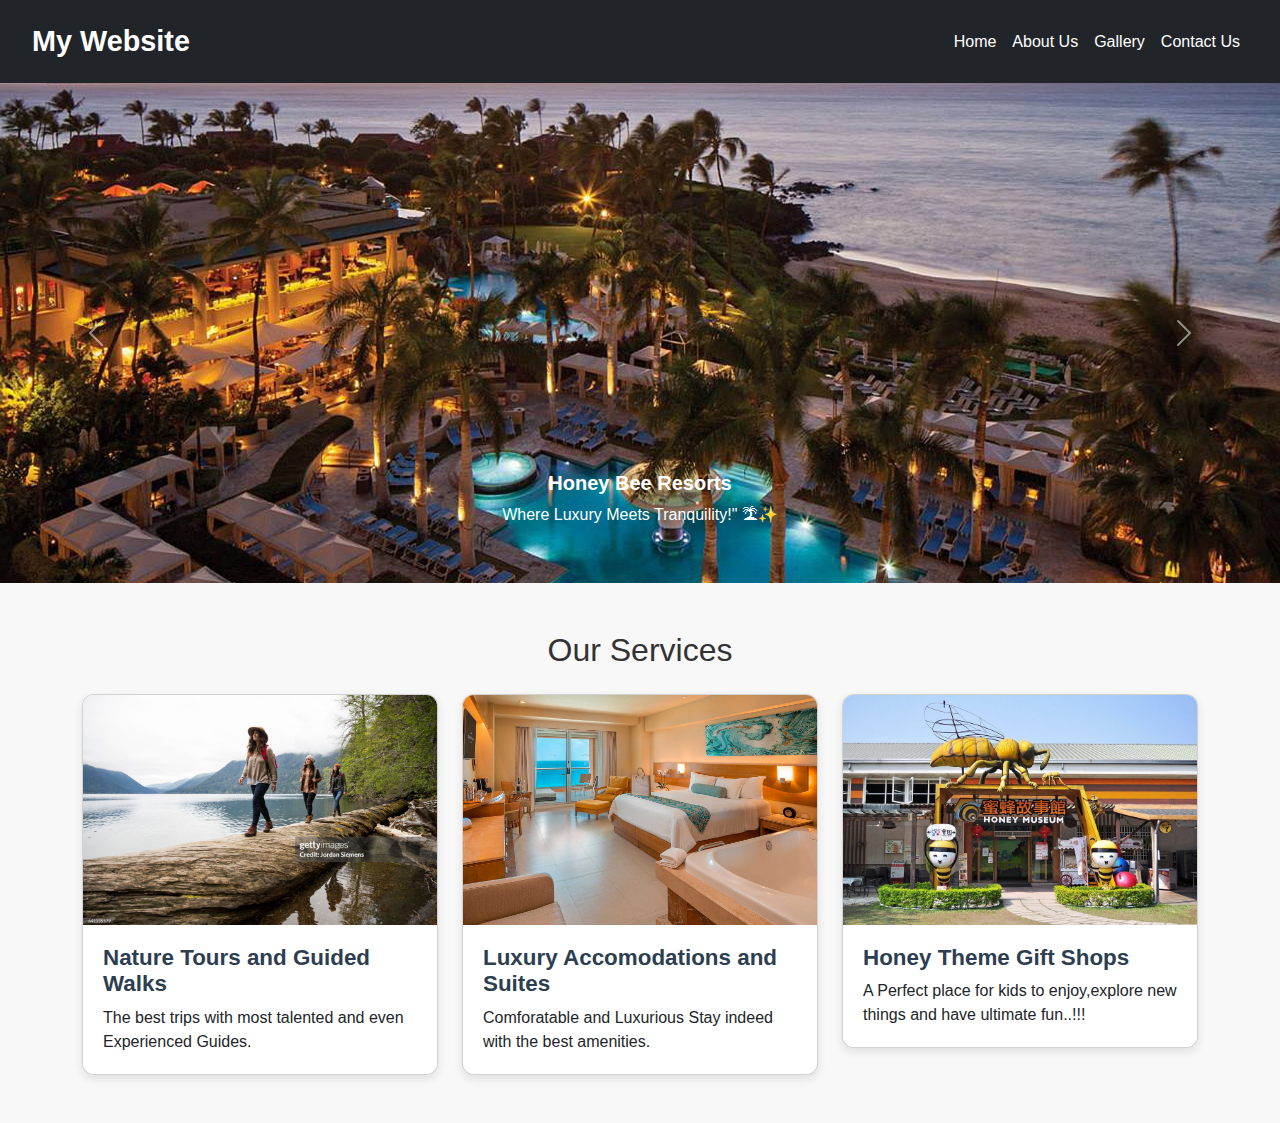
<file: index.html>
<!DOCTYPE html>
<html lang="en">

<head>
    <meta charset="UTF-8">
    <meta name="viewport" content="width=device-width, initial-scale=1.0">
    <title>Home - Static Website</title>
    <link href="https://cdn.jsdelivr.net/npm/bootstrap@5.3.0-alpha1/dist/css/bootstrap.min.css" rel="stylesheet">
    <link rel="stylesheet" href="styles.css">
</head>

<body>
    <nav class="navbar navbar-expand-lg navbar-dark bg-dark">
        <div class="container-fluid">
            <a class="navbar-brand" href="#">My Website</a>
            <button class="navbar-toggler" type="button" data-bs-toggle="collapse" data-bs-target="#navbarNav"
                aria-controls="navbarNav" aria-expanded="false" aria-label="Toggle navigation">
                <span class="navbar-toggler-icon"></span>
            </button>
            <div class="collapse navbar-collapse" id="navbarNav">
                <ul class="navbar-nav ms-auto">
                    <li class="nav-item">
                        <a class="nav-link active" href="index.html">Home</a>
                    </li>
                    <li class="nav-item">
                        <a class="nav-link" href="about.html">About Us</a>
                    </li>
                    <li class="nav-item">
                        <a class="nav-link" href="gallery.html">Gallery</a>
                    </li>
                    <li class="nav-item">
                        <a class="nav-link" href="contact.html">Contact Us</a>
                    </li>
                </ul>
            </div>
        </div>
    </nav>

    <section id="hero" class="carousel slide" data-bs-ride="carousel">
        <div class="carousel-inner">
            <div class="carousel-item active">
                <img src="im1.jpg" class="d-block w-100" alt="Image 1">
                <div class="carousel-caption d-none d-md-block">
                    <h5><b>Honey Bee Resorts</b></h5>
                    <p>Where Luxury Meets Tranquility!" 🏝✨</p>
                </div>
            </div>
            <div class="carousel-item">
                <img src="image2.jpg" class="d-block w-100" alt="Image 2">
                <div class="carousel-caption d-none d-md-block">
                    <h5>Relax and chill</h5>
                    <p>Affordable Prices !!!</p>
                </div>
            </div>
            <div class="carousel-item">
                <img src="image3.jpg" class="d-block w-100" alt="Image 3">
                <div class="carousel-caption d-none d-md-block">
                    <h5>Get in Touch</h5>
                    <p>Contact us for a delightful experience.</p>
                </div>
            </div>
        </div>
        <button class="carousel-control-prev" type="button" data-bs-target="#hero" data-bs-slide="prev">
            <span class="carousel-control-prev-icon" aria-hidden="true"></span>
            <span class="visually-hidden">Previous</span>
        </button>
        <button class="carousel-control-next" type="button" data-bs-target="#hero" data-bs-slide="next">
            <span class="carousel-control-next-icon" aria-hidden="true"></span>
            <span class="visually-hidden">Next</span>
        </button>
    </section>

    <section class="container my-5">
        <h2 class="text-center mb-4">Our Services</h2>
        <div class="row">
            <div class="col-md-4">
                <div class="card">
                    <img src="service1.jpg" class="card-img-top" alt="Service 1">
                    <div class="card-body">
                        <h5 class="card-title">Nature Tours and  Guided Walks</h5>
                        <p class="card-text">The best trips with most talented and even Experienced Guides.</p>
                    </div>
                </div>
            </div>
            <div class="col-md-4">
                <div class="card">
                    <img src="service2.webp" class="card-img-top" alt="Service 2">
                    <div class="card-body">
                        <h5 class="card-title">Luxury Accomodations and Suites</h5>
                        <p class="card-text">Comforatable and Luxurious Stay indeed with the best amenities.</p>
                    </div>
                </div>
            </div>
            <div class="col-md-4">
                <div class="card">
                    <img src="service3.jpg" class="card-img-top" alt="Service 3">
                    <div class="card-body">
                        <h5 class="card-title">Honey Theme Gift Shops</h5>
                        <p class="card-text">A Perfect place for kids to enjoy,explore new things and have ultimate fun..!!!</p>
                    </div>
                </div>
            </div>
        </div>
    </section>

    <script src="https://cdn.jsdelivr.net/npm/bootstrap@5.3.0-alpha1/dist/js/bootstrap.bundle.min.js"></script>
</body>

</html>
</file>
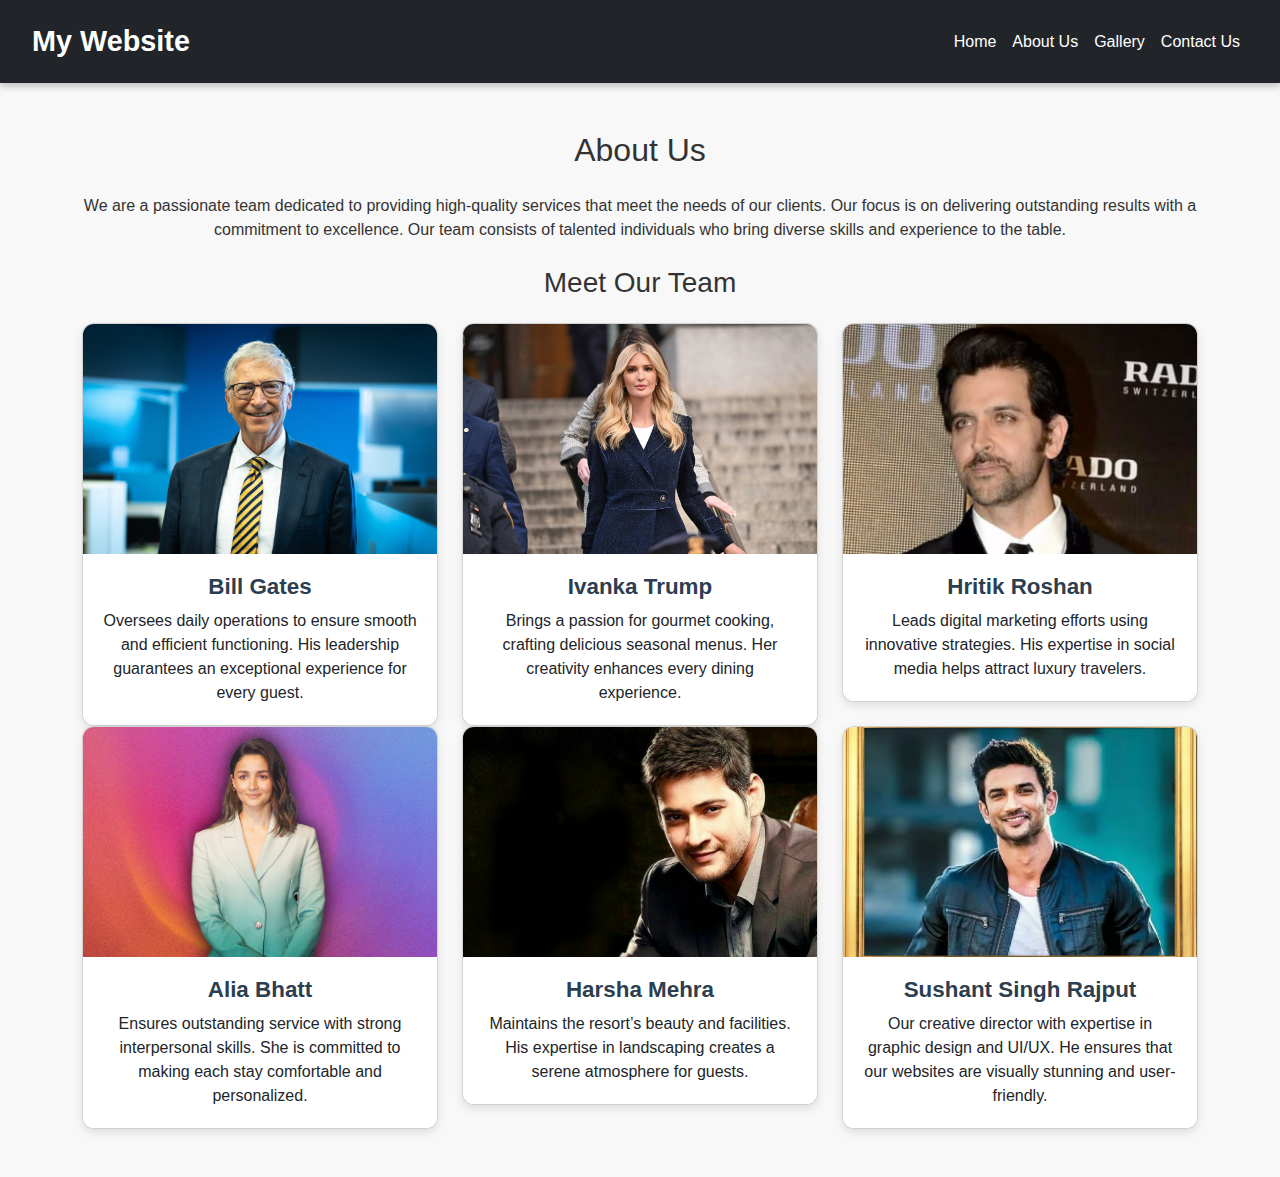
<file: about.html>
<!DOCTYPE html>
<html lang="en">

<head>
    <meta charset="UTF-8">
    <meta name="viewport" content="width=device-width, initial-scale=1.0">
    <title>About Us - Static Website</title>
    <link href="https://cdn.jsdelivr.net/npm/bootstrap@5.3.0-alpha1/dist/css/bootstrap.min.css" rel="stylesheet">
    <link rel="stylesheet" href="styles.css">
</head>

<body>
    <nav class="navbar navbar-expand-lg navbar-dark bg-dark">
        <div class="container-fluid">
            <a class="navbar-brand" href="#">My Website</a>
            <button class="navbar-toggler" type="button" data-bs-toggle="collapse" data-bs-target="#navbarNav"
                aria-controls="navbarNav" aria-expanded="false" aria-label="Toggle navigation">
                <span class="navbar-toggler-icon"></span>
            </button>
            <div class="collapse navbar-collapse" id="navbarNav">
                <ul class="navbar-nav ms-auto">
                    <li class="nav-item">
                        <a class="nav-link" href="index.html">Home</a>
                    </li>
                    <li class="nav-item">
                        <a class="nav-link active" href="about.html">About Us</a>
                    </li>
                    <li class="nav-item">
                        <a class="nav-link" href="gallery.html">Gallery</a>
                    </li>
                    <li class="nav-item">
                        <a class="nav-link" href="contact.html">Contact Us</a>
                    </li>
                </ul>
            </div>
        </div>
    </nav>

    <section class="container my-5">
        <h2 class="text-center mb-4">About Us</h2>
        <p class="text-center mb-4">We are a passionate team dedicated to providing high-quality services that meet the needs of our clients. Our focus is on delivering outstanding results with a commitment to excellence. Our team consists of talented individuals who bring diverse skills and experience to the table.</p>

        <h3 class="text-center mb-4">Meet Our Team</h3>
        <div class="row">
            <div class="col-md-4">
                <div class="card">
                    <img src="team-member1.jpg" class="card-img-top" alt="Team Member 1">
                    <div class="card-body text-center">
                        <h5 class="card-title">Bill Gates</h5>
                        <p class="card-text">Oversees daily operations to ensure smooth and efficient functioning. His leadership guarantees an exceptional experience for every guest.</p>                
                    </div>
                </div>
            </div>
            <div class="col-md-4">
                <div class="card">
                    <img src="team-member2.jpg" class="card-img-top" alt="Team Member 2">
                    <div class="card-body text-center">
                        <h5 class="card-title">Ivanka Trump</h5>
                        <p class="card-text">Brings a passion for gourmet cooking, crafting delicious seasonal menus. Her creativity enhances every dining experience.</p>
                    </div>
                </div>
            </div>
            <div class="col-md-4">
                <div class="card">
                    <img src="team-member3.jpg" class="card-img-top" alt="Team Member 3">
                    <div class="card-body text-center">
                        <h5 class="card-title">Hritik Roshan</h5>
                        <p class="card-text">Leads digital marketing efforts using innovative strategies. His expertise in social media helps attract luxury travelers.</p>
                    </div>
                </div>
            </div>
            <div class="col-md-4">
                <div class="card">
                    <img src="team-member4.jpg" class="card-img-top" alt="Team Member 2">
                    <div class="card-body text-center">
                        <h5 class="card-title">Alia Bhatt</h5>
                        <p class="card-text">Ensures outstanding service with strong interpersonal skills. She is committed to making each stay comfortable and personalized.</p>                    </div>
                </div>
            </div>
            <div class="col-md-4">
                <div class="card">
                    <img src="team-member5.jpg" class="card-img-top" alt="Team Member 2">
                    <div class="card-body text-center">
                        <h5 class="card-title">Harsha Mehra</h5>
                        <p class="card-text">Maintains the resort’s beauty and facilities. His expertise in landscaping creates a serene atmosphere for guests.</p>
                    </div>
                </div>
            </div>
            <div class="col-md-4">
                <div class="card">
                    <img src="team-member6.jpg" class="card-img-top" alt="Team Member 2">


                    <div class="card-body text-center">
                        <h5 class="card-title">Sushant Singh Rajput</h5>
                        <p class="card-text">Our creative director with expertise in graphic design and UI/UX. He ensures that our websites are visually stunning and user-friendly.</p>
                    </div>
                </div>
            </div>
            
        </div>
    </section>

    <script src="https://cdn.jsdelivr.net/npm/bootstrap@5.3.0-alpha1/dist/js/bootstrap.bundle.min.js"></script>
</body>

</html>
</file>
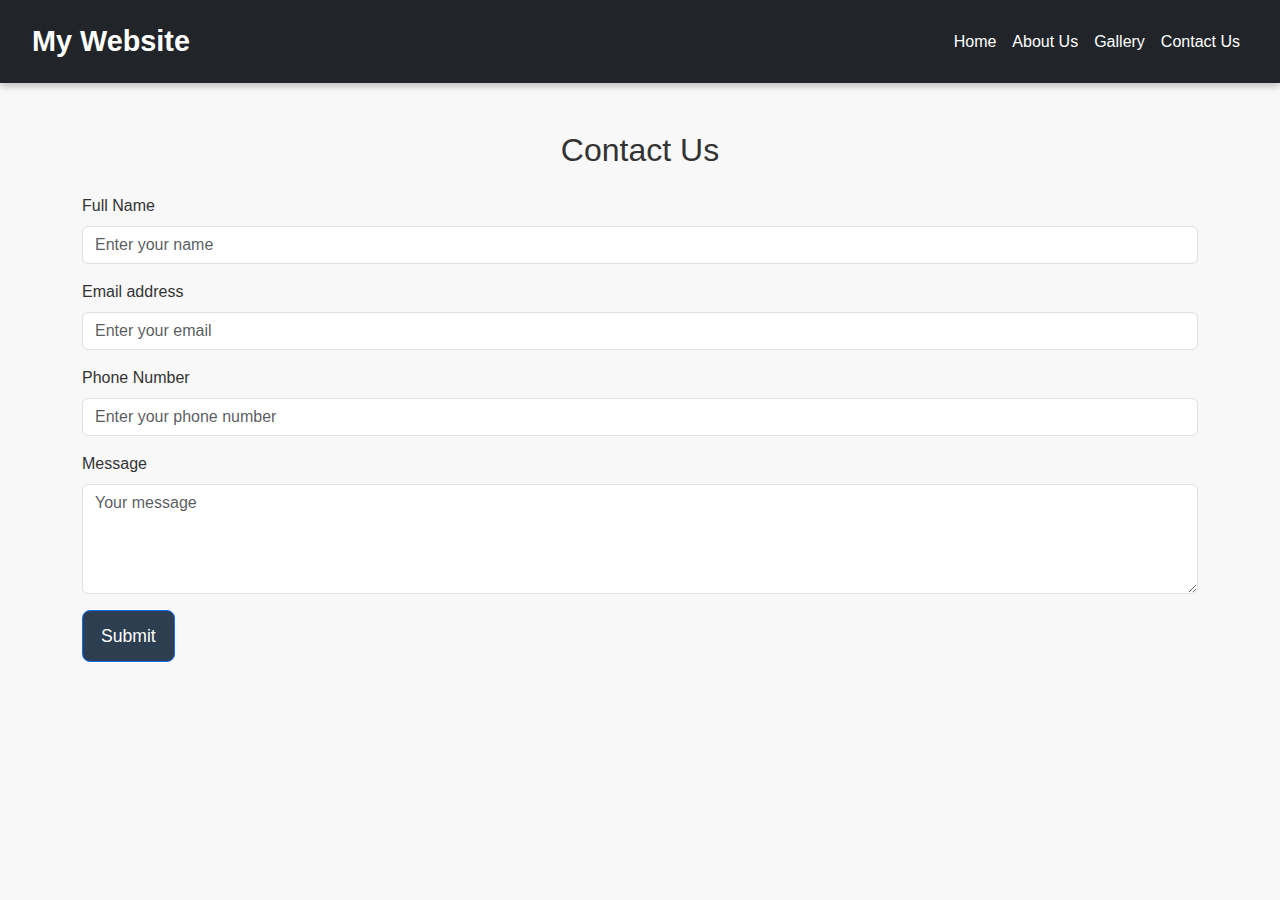
<file: contact.html>
<!DOCTYPE html>
<html lang="en">

<head>
    <meta charset="UTF-8">
    <meta name="viewport" content="width=device-width, initial-scale=1.0">
    <title>Contact Us - Static Website</title>
    <link href="https://cdn.jsdelivr.net/npm/bootstrap@5.3.0-alpha1/dist/css/bootstrap.min.css" rel="stylesheet">
    <link rel="stylesheet" href="styles.css">
</head>

<body>
    <nav class="navbar navbar-expand-lg navbar-dark bg-dark">
        <div class="container-fluid">
            <a class="navbar-brand" href="#">My Website</a>
            <button class="navbar-toggler" type="button" data-bs-toggle="collapse" data-bs-target="#navbarNav"
                aria-controls="navbarNav" aria-expanded="false" aria-label="Toggle navigation">
                <span class="navbar-toggler-icon"></span>
            </button>
            <div class="collapse navbar-collapse" id="navbarNav">
                <ul class="navbar-nav ms-auto">
                    <li class="nav-item">
                        <a class="nav-link" href="index.html">Home</a>
                    </li>
                    <li class="nav-item">
                        <a class="nav-link" href="about.html">About Us</a>
                    </li>
                    <li class="nav-item">
                        <a class="nav-link" href="gallery.html">Gallery</a>
                    </li>
                    <li class="nav-item">
                        <a class="nav-link active" href="contact.html">Contact Us</a>
                    </li>
                </ul>
            </div>
        </div>
    </nav>

    <section class="container my-5">
        <h2 class="text-center mb-4">Contact Us</h2>
        <form>
            <div class="mb-3">
                <label for="name" class="form-label">Full Name</label>
                <input type="text" class="form-control" id="name" placeholder="Enter your name" required>
            </div>
            <div class="mb-3">
                <label for="email" class="form-label">Email address</label>
                <input type="email" class="form-control" id="email" placeholder="Enter your email" required>
            </div>
            <div class="mb-3">
                <label for="phone" class="form-label">Phone Number</label>
                <input type="tel" class="form-control" id="phone" placeholder="Enter your phone number" required>
            </div>
            <div class="mb-3">
                <label for="message" class="form-label">Message</label>
                <textarea class="form-control" id="message" rows="4" placeholder="Your message" required></textarea>
            </div>
            <button type="submit" class="btn btn-primary">Submit</button>
        </form>
    </section>

    <script src="https://cdn.jsdelivr.net/npm/bootstrap@5.3.0-alpha1/dist/js/bootstrap.bundle.min.js"></script>
</body>

</html>
</file>
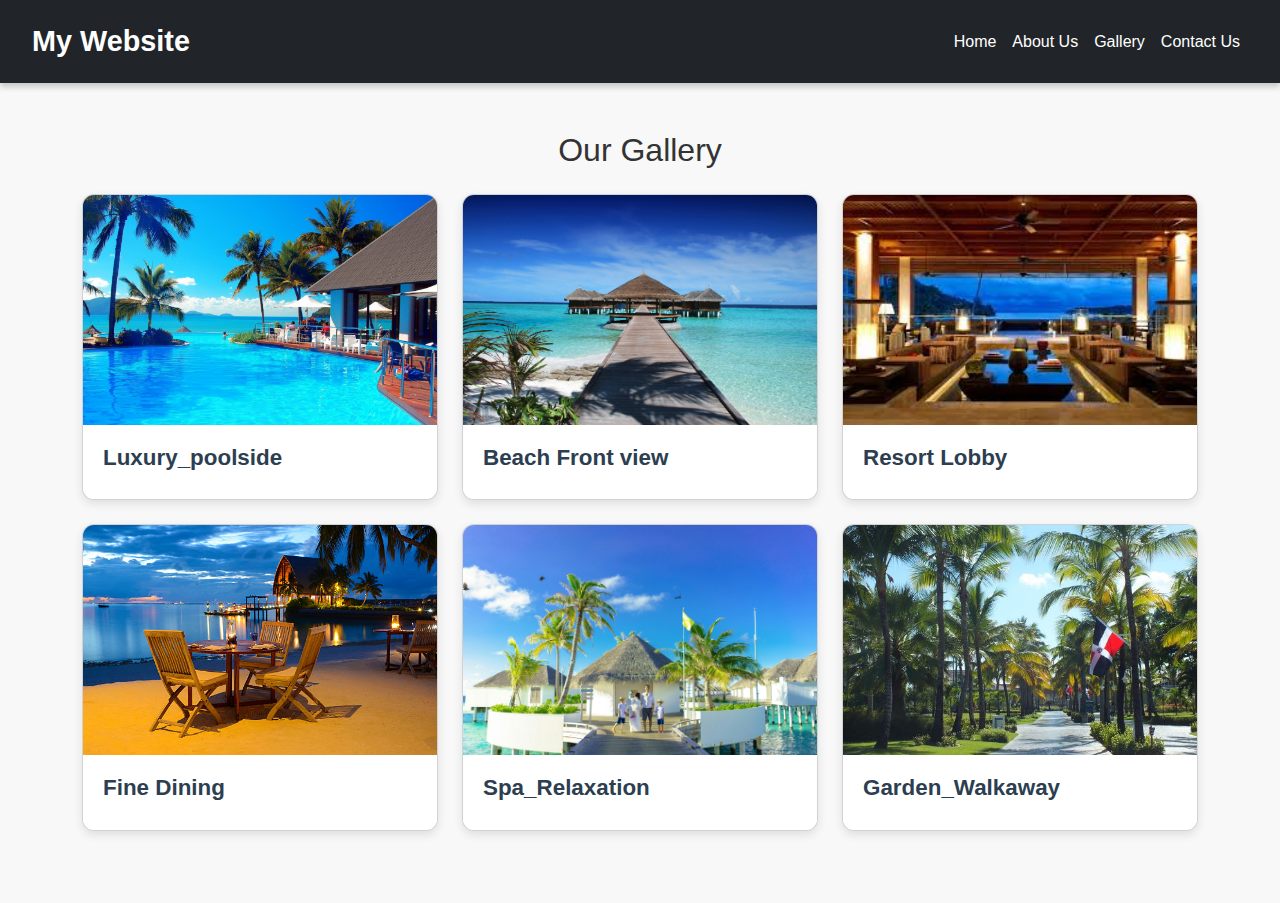
<file: gallery.html>
<!DOCTYPE html>
<html lang="en">

<head>
    <meta charset="UTF-8">
    <meta name="viewport" content="width=device-width, initial-scale=1.0">
    <title>Gallery - Static Website</title>
    <link href="https://cdn.jsdelivr.net/npm/bootstrap@5.3.0-alpha1/dist/css/bootstrap.min.css" rel="stylesheet">
    <link rel="stylesheet" href="styles.css">
</head>

<body>
    <nav class="navbar navbar-expand-lg navbar-dark bg-dark">
        <div class="container-fluid">
            <a class="navbar-brand" href="#">My Website</a>
            <button class="navbar-toggler" type="button" data-bs-toggle="collapse" data-bs-target="#navbarNav"
                aria-controls="navbarNav" aria-expanded="false" aria-label="Toggle navigation">
                <span class="navbar-toggler-icon"></span>
            </button>
            <div class="collapse navbar-collapse" id="navbarNav">
                <ul class="navbar-nav ms-auto">
                    <li class="nav-item">
                        <a class="nav-link" href="index.html">Home</a>
                    </li>
                    <li class="nav-item">
                        <a class="nav-link" href="about.html">About Us</a>
                    </li>
                    <li class="nav-item">
                        <a class="nav-link active" href="gallery.html">Gallery</a>
                    </li>
                    <li class="nav-item">
                        <a class="nav-link" href="contact.html">Contact Us</a>
                    </li>
                </ul>
            </div>
        </div>
    </nav>

    <section class="container my-5">
        <h2 class="text-center mb-4">Our Gallery</h2>
        <div class="row">
            <div class="col-md-4 mb-4">
                <div class="card">
                    <img src="gallery1.jpg" class="card-img-top" alt="Gallery Image 1">
                    <div class="card-body">
                        <h5 class="card-title">Luxury_poolside</h5>
                    </div>
                </div>
            </div>
            <div class="col-md-4 mb-4">
                <div class="card">
                    <img src="gallery2.jpg" class="card-img-top" alt="Gallery Image 2">
                    <div class="card-body">
                        <h5 class="card-title">Beach Front view</h5>
                    </div>
                </div>
            </div>
            <div class="col-md-4 mb-4">
                <div class="card">
                    <img src="gallery3.jpg" class="card-img-top" alt="Gallery Image 3">
                    <div class="card-body">
                        <h5 class="card-title">Resort Lobby</h5>
                    </div>
                </div>
            </div>
            <div class="col-md-4 mb-4">
                <div class="card">
                    <img src="gallery4.jpg" class="card-img-top" alt="Gallery Image 4">
                    <div class="card-body">
                        <h5 class="card-title">Fine Dining</h5>
                    </div>
                </div>
            </div>
            <div class="col-md-4 mb-4">
                <div class="card">
                    <img src="gallery5.jpg" class="card-img-top" alt="Gallery Image 5">
                    <div class="card-body">
                        <h5 class="card-title">Spa_Relaxation</h5>
                    </div>
                </div>
            </div>
            <div class="col-md-4 mb-4">
                <div class="card">
                    <img src="gallery6.jpg" class="card-img-top" alt="Gallery Image 6">
                    <div class="card-body">
                        <h5 class="card-title">Garden_Walkaway</h5>
                    </div>
                </div>
            </div>
        </div>
    </section>

    <script src="https://cdn.jsdelivr.net/npm/bootstrap@5.3.0-alpha1/dist/js/bootstrap.bundle.min.js"></script>
</body>

</html>
</file>
<file: styles.css>
body {
    font-family: 'Poppins', sans-serif;
    background: #f8f8f8;
    margin: 0;
    padding: 0;
    color: #333;
}

.navbar {
    background: #2C3E50;
    padding: 15px 20px;
    box-shadow: 0 4px 6px rgba(0, 0, 0, 0.2);
}

.navbar-brand {
    font-size: 1.8rem;
    font-weight: bold;
    color: #fff;
}

.navbar-nav .nav-link {
    color: #fff;
    font-weight: 500;
    transition: 0.3s;
}

.navbar-nav .nav-link:hover {
    color: #f1c40f;
    transform: scale(1.05);
}

.hero {
    background: url('gallery1.jpg') center/cover no-repeat;
    height: 60vh;
    display: flex;
    align-items: center;
    justify-content: center;
    text-align: center;
    color: white;
    font-size: 2.5rem;
    font-weight: bold;
    text-shadow: 2px 2px 8px rgba(0, 0, 0, 0.5);
}

.about-page, .contact-page, .gallery-page {
    background: #ffffff;
    padding: 50px 0;
}

.gallery {
    display: grid;
    grid-template-columns: repeat(auto-fit, minmax(300px, 1fr));
    gap: 20px;
    padding: 30px;
    background: white;
    border-radius: 12px;
    box-shadow: 0px 5px 15px rgba(0, 0, 0, 0.15);
}
.gallery img {
    width: 100%;
    height: 250px;
    object-fit: cover;
    border-radius: 12px;
    transition: transform 0.3s ease-in-out, box-shadow 0.3s ease-in-out;
}
.gallery img:hover {
    transform: scale(1.05);
    box-shadow: 0px 6px 15px rgba(0, 0, 0, 0.2);
}

.card {
    border-radius: 12px;
    overflow: hidden;
    box-shadow: 0 4px 10px rgba(0, 0, 0, 0.1);
    transition: all 0.3s ease-in-out;
    background: #ffffff;
}

.card:hover {
    transform: translateY(-5px);
    box-shadow: 0 6px 15px rgba(0, 0, 0, 0.2);
}

.card-img-top {
    height: 230px;
    object-fit: cover;
}

.card-body {
    background-color: #fff;
    padding: 20px;
}

.card-title {
    color: #2C3E50;
    font-size: 1.4rem;
    font-weight: bold;
}

.btn {
    background: #2C3E50;
    color: white;
    padding: 12px 18px;
    font-size: 1.1rem;
    border-radius: 8px;
    transition: all 0.3s;
}

.btn:hover {
    background: #34495e;
    transform: scale(1.05);
    box-shadow: 0px 4px 12px rgba(0, 0, 0, 0.2);
}

/* Footer */
.footer {
    background: #2C3E50;
    color: white;
    text-align: center;
    padding: 20px 0;
    font-size: 1.2rem;
}

@media (max-width: 768px) {
    .hero {
        font-size: 2rem;
        height: 50vh;
    }
    .gallery img {
        height: 200px;
    }
}

.carousel-item img {
    height: 500px;
    object-fit: cover;
    width: 100%;
}
</file>
